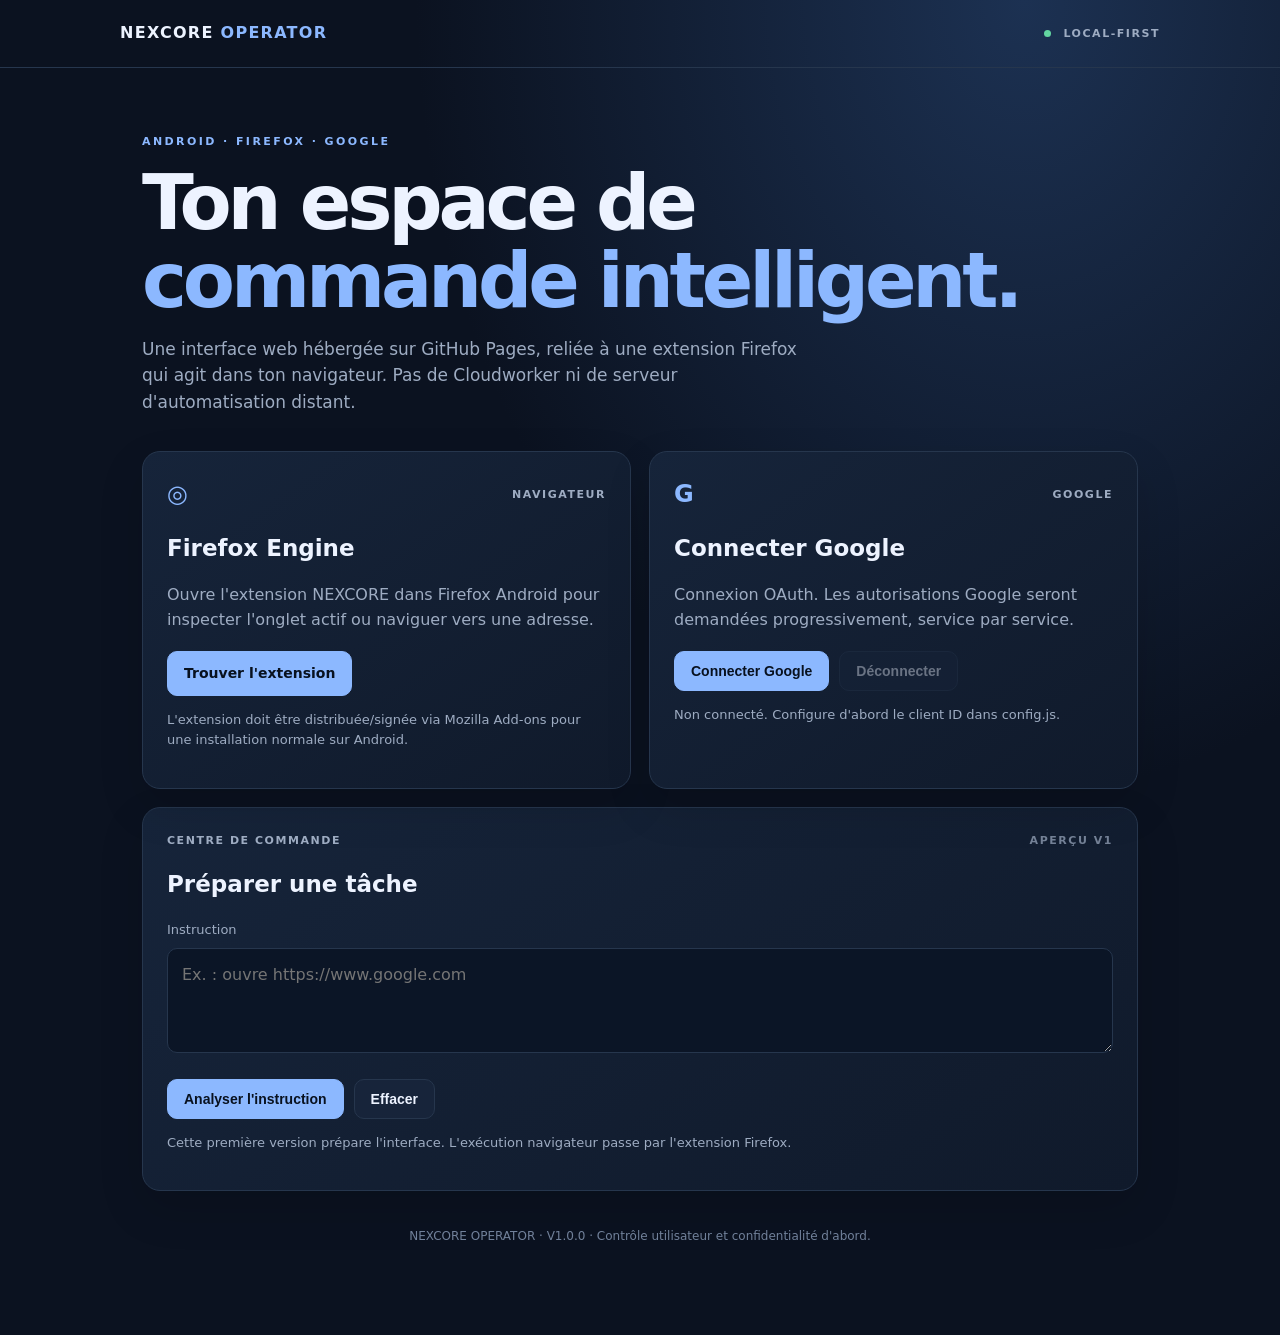
<file: index.html>
<!doctype html>
<html lang="fr">
<head>
  <meta charset="utf-8">
  <meta name="viewport" content="width=device-width, initial-scale=1">
  <meta name="theme-color" content="#101827">
  <title>NEXCORE OPERATOR</title>
  <link rel="stylesheet" href="./styles.css">
  <script src="https://accounts.google.com/gsi/client" async defer></script>
</head>
<body>
  <header class="topbar">
    <a class="brand" href="./">NEXCORE <span>OPERATOR</span></a>
    <span class="status"><i></i> LOCAL-FIRST</span>
  </header>

  <main class="shell">
    <section class="hero">
      <p class="eyebrow">ANDROID · FIREFOX · GOOGLE</p>
      <h1>Ton espace de<br><em>commande intelligent.</em></h1>
      <p class="intro">Une interface web hébergée sur GitHub Pages, reliée à une extension Firefox qui agit dans ton navigateur. Pas de Cloudworker ni de serveur d'automatisation distant.</p>
    </section>

    <section class="grid">
      <article class="panel">
        <div class="panel-head"><span class="glyph">◎</span><span class="tag">NAVIGATEUR</span></div>
        <h2>Firefox Engine</h2>
        <p>Ouvre l'extension NEXCORE dans Firefox Android pour inspecter l'onglet actif ou naviguer vers une adresse.</p>
        <div class="actions">
          <a class="button primary" href="https://addons.mozilla.org/firefox/" target="_blank" rel="noreferrer">Trouver l'extension</a>
        </div>
        <p class="hint">L'extension doit être distribuée/signée via Mozilla Add-ons pour une installation normale sur Android.</p>
      </article>

      <article class="panel">
        <div class="panel-head"><span class="glyph">G</span><span class="tag">GOOGLE</span></div>
        <h2>Connecter Google</h2>
        <p>Connexion OAuth. Les autorisations Google seront demandées progressivement, service par service.</p>
        <div id="google-signin" class="actions">
          <button class="button primary" id="connect-google">Connecter Google</button>
          <button class="button subtle" id="disconnect-google" disabled>Déconnecter</button>
        </div>
        <p id="google-status" class="hint" aria-live="polite">Non connecté. Configure d'abord le client ID dans config.js.</p>
      </article>
    </section>

    <section class="panel workspace">
      <div class="panel-head"><span class="tag">CENTRE DE COMMANDE</span><span class="tag muted">APERÇU V1</span></div>
      <h2>Préparer une tâche</h2>
      <label for="task">Instruction</label>
      <textarea id="task" rows="3" placeholder="Ex. : ouvre https://www.google.com"></textarea>
      <div class="actions">
        <button class="button primary" id="prepare-task">Analyser l'instruction</button>
        <button class="button subtle" id="clear-task">Effacer</button>
      </div>
      <p id="task-result" class="hint" aria-live="polite">Cette première version prépare l'interface. L'exécution navigateur passe par l'extension Firefox.</p>
    </section>

    <footer> NEXCORE OPERATOR · V1.0.0 · Contrôle utilisateur et confidentialité d'abord.</footer>
  </main>
  <script src="./config.js"></script>
  <script src="./app.js"></script>
</body>
</html>
</file>
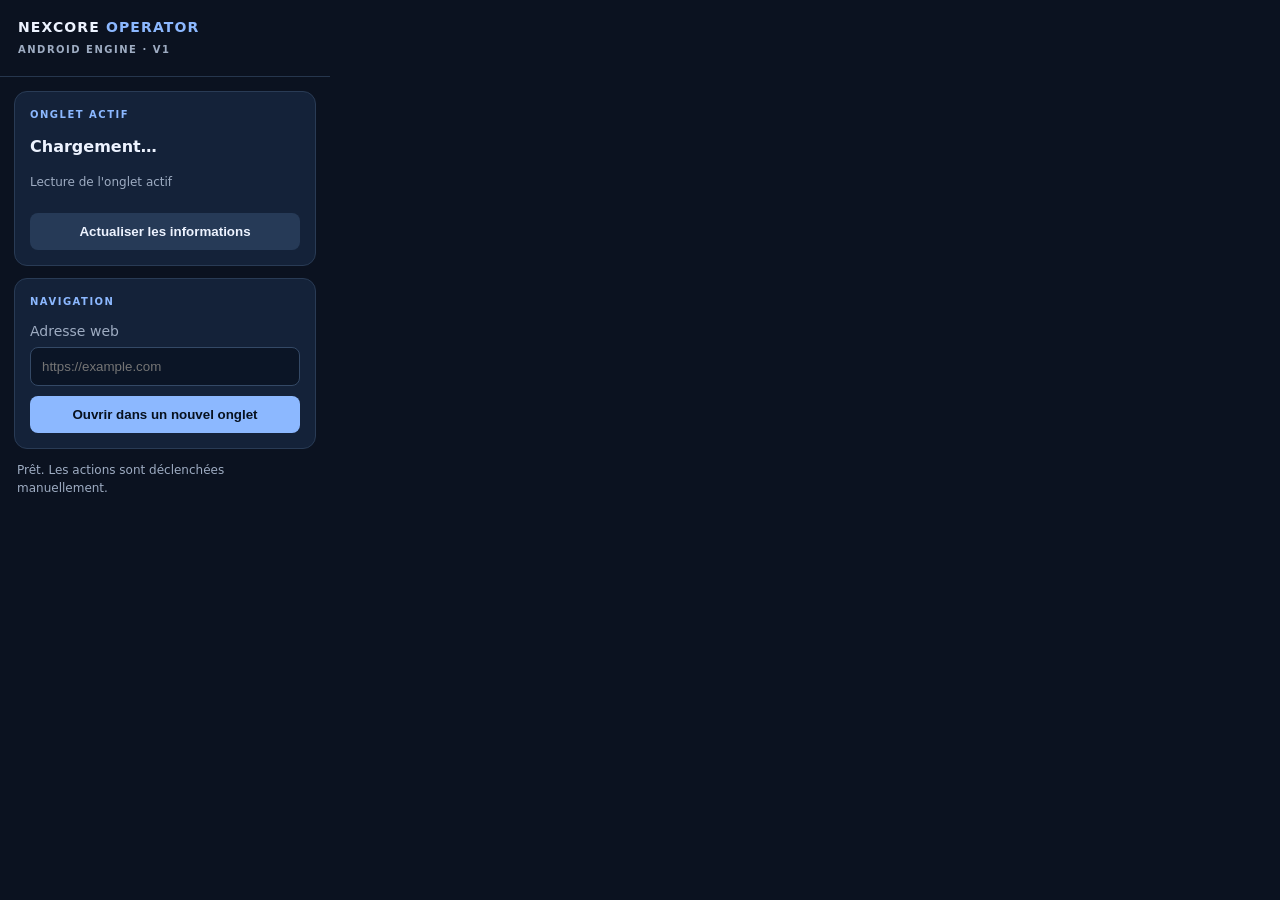
<file: popup.html>
<!doctype html>
<html lang="fr">
<head>
  <meta charset="utf-8">
  <meta name="viewport" content="width=device-width, initial-scale=1">
  <title>NEXCORE OPERATOR</title>
  <link rel="stylesheet" href="popup.css">
</head>
<body>
  <header><div class="logo">NEXCORE <b>OPERATOR</b></div><small>ANDROID ENGINE · V1</small></header>
  <main>
    <section class="card">
      <div class="label">ONGLET ACTIF</div>
      <h1 id="tab-title">Chargement…</h1>
      <p id="tab-url" class="muted">Lecture de l'onglet actif</p>
      <button id="inspect" class="secondary">Actualiser les informations</button>
    </section>
    <section class="card">
      <div class="label">NAVIGATION</div>
      <label for="url">Adresse web</label>
      <input id="url" type="url" placeholder="https://example.com" inputmode="url">
      <button id="open" class="primary">Ouvrir dans un nouvel onglet</button>
    </section>
    <p id="status" role="status">Prêt. Les actions sont déclenchées manuellement.</p>
  </main>
  <script src="popup.js"></script>
</body>
</html>
</file>
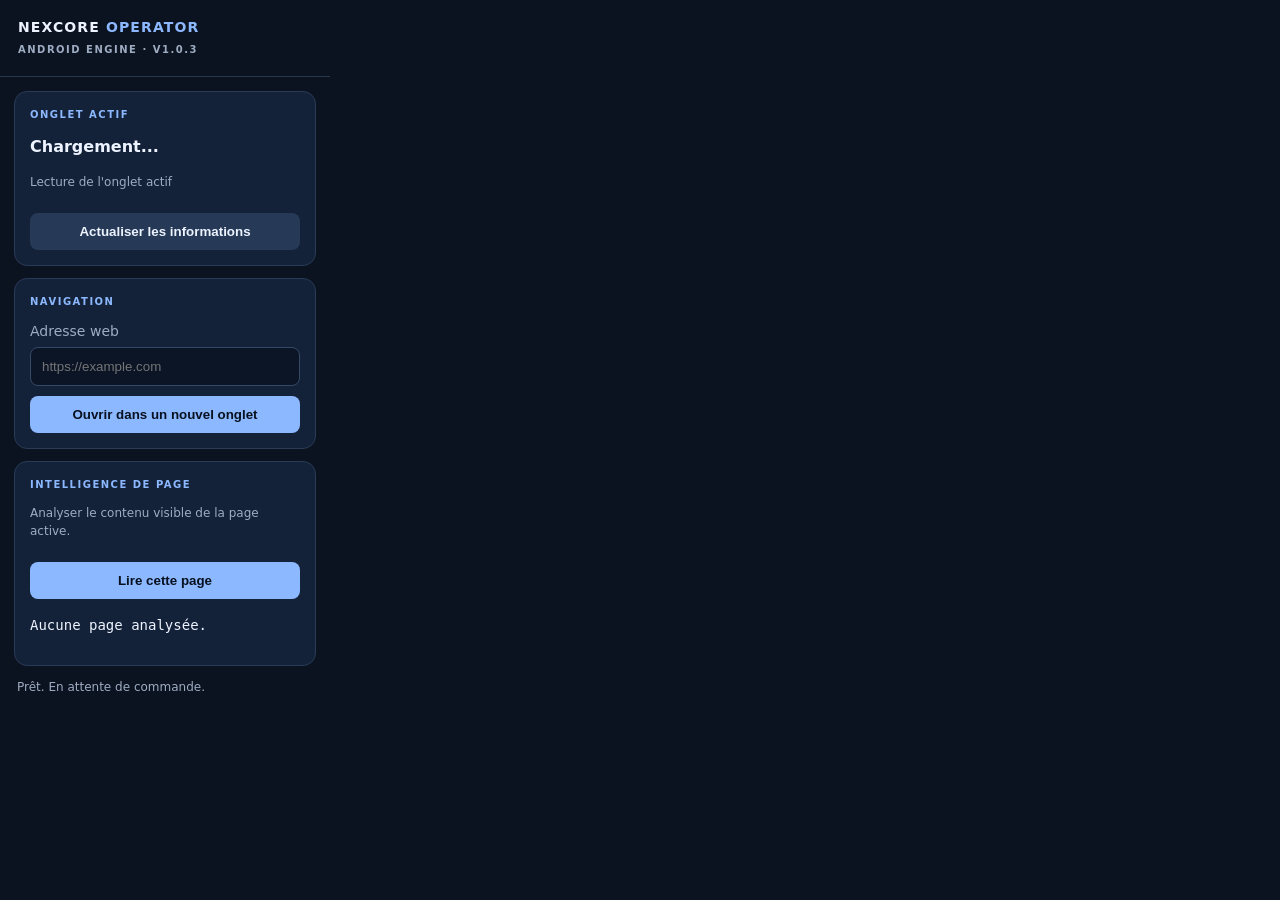
<file: extension/popup.html>
<!doctype html>
<html lang="fr">
<head>
  <meta charset="utf-8">
  <meta name="viewport" content="width=device-width, initial-scale=1">
  <title>NEXCORE OPERATOR</title>
  <link rel="stylesheet" href="popup.css">
</head>
<body>
  <header>
    <div class="logo">NEXCORE <b>OPERATOR</b></div>
    <small>ANDROID ENGINE · V1.0.3</small>
  </header>

  <main>
    <section class="card">
      <div class="label">ONGLET ACTIF</div>
      <h1 id="tab-title">Chargement...</h1>
      <p id="tab-url" class="muted">Lecture de l'onglet actif</p>
      <button id="inspect" class="secondary">
        Actualiser les informations
      </button>
    </section>

    <section class="card">
      <div class="label">NAVIGATION</div>
      <label for="url">Adresse web</label>
      <input id="url" type="url" placeholder="https://example.com">
      <button id="open" class="primary">
        Ouvrir dans un nouvel onglet
      </button>
    </section>

    <section class="card">
      <div class="label">INTELLIGENCE DE PAGE</div>
      <p class="muted">Analyser le contenu visible de la page active.</p>
      <button id="read" class="primary">Lire cette page</button>
      <h3 id="page-title"></h3>
      <pre id="page-content">Aucune page analysée.</pre>
    </section>

    <p id="status" role="status">Prêt. En attente de commande.</p>
  </main>

  <script src="popup.js"></script>
</body>
</html>
</file>
<file: styles.css>
:root{color-scheme:dark;--bg:#0b1220;--panel:#121e31;--line:#26364d;--text:#edf3ff;--muted:#9eacc2;--accent:#8cb8ff;--green:#63d6a1}
*{box-sizing:border-box}body{margin:0;background:radial-gradient(ellipse at 80% 0%,#1c3152 0,transparent 42%),var(--bg);color:var(--text);font:16px/1.55 system-ui,-apple-system,Segoe UI,sans-serif}
.topbar{height:68px;border-bottom:1px solid var(--line);display:flex;align-items:center;justify-content:space-between;padding:0 max(22px,calc((100% - 1040px)/2))}
.brand{font-weight:850;letter-spacing:.08em;color:var(--text);text-decoration:none}.brand span{color:var(--accent)}.status,.tag{font-size:11px;letter-spacing:.14em;color:var(--muted);font-weight:700}.status i{display:inline-block;width:7px;height:7px;background:var(--green);border-radius:50%;margin-right:7px}
.shell{max-width:1040px;margin:auto;padding:54px 22px}.eyebrow{font-size:11px;letter-spacing:.22em;color:var(--accent);font-weight:800}.hero h1{font-size:clamp(42px,8vw,76px);line-height:1.02;letter-spacing:-.055em;margin:14px 0}.hero h1 em{font-style:normal;color:var(--accent)}.intro{max-width:680px;color:var(--muted);font-size:17px}
.grid{display:grid;grid-template-columns:repeat(2,minmax(0,1fr));gap:18px;margin-top:36px}.panel{background:linear-gradient(145deg,#16243a,#101a2b);border:1px solid var(--line);border-radius:18px;padding:24px;margin-top:18px;box-shadow:0 18px 45px #0002}.grid .panel{margin:0}.panel-head{display:flex;justify-content:space-between;align-items:center}.glyph{font-size:24px;color:var(--accent);font-weight:800}.panel h2{font-size:23px;margin:18px 0 8px}.panel p{color:var(--muted)}.hint{font-size:13px!important;margin-top:14px}.muted{opacity:.7}
.actions{display:flex;gap:10px;flex-wrap:wrap;margin-top:18px}.button{border:1px solid var(--line);border-radius:10px;padding:11px 16px;font-weight:750;text-decoration:none;font-size:14px;cursor:pointer;display:inline-flex;align-items:center;justify-content:center}.primary{background:var(--accent);color:#08111f;border-color:var(--accent)}.subtle{background:#17243a;color:var(--text)}.button:disabled{opacity:.4;cursor:not-allowed}
label{display:block;margin-top:18px;font-size:13px;color:var(--muted)}textarea{width:100%;margin-top:8px;border:1px solid var(--line);border-radius:10px;background:#0b1526;color:var(--text);padding:14px;font:inherit;resize:vertical}footer{text-align:center;color:#71819a;font-size:12px;padding:36px 0}
@media(max-width:680px){.grid{grid-template-columns:1fr}.shell{padding-top:36px}.panel{padding:19px}}
</file>
<file: popup.css>
:root{color-scheme:dark}*{box-sizing:border-box}body{margin:0;width:330px;background:#0b1220;color:#edf3ff;font:14px/1.5 system-ui,sans-serif}header{padding:17px 18px;border-bottom:1px solid #26364d}.logo{font-weight:900;letter-spacing:.08em}.logo b{color:#8cb8ff}small,.label{font-size:10px;letter-spacing:.15em;color:#9eacc2;font-weight:800}main{padding:14px}.card{background:#142239;border:1px solid #293b55;border-radius:13px;padding:15px;margin-bottom:12px}.card h1{font-size:16px;overflow-wrap:anywhere}.muted{color:#9eacc2;font-size:12px;overflow-wrap:anywhere}.label{color:#8cb8ff}label{display:block;color:#9eacc2;margin:12px 0 5px}input{width:100%;padding:11px;border:1px solid #344966;border-radius:8px;background:#0b1526;color:#fff}button{width:100%;border:0;border-radius:8px;padding:11px;margin-top:10px;font-weight:800;cursor:pointer}.primary{background:#8cb8ff;color:#07111f}.secondary{background:#263a57;color:#edf3ff}#status{font-size:12px;color:#9eacc2;padding:0 3px}
</file>
<file: extension/popup.css>
:root{color-scheme:dark}*{box-sizing:border-box}body{margin:0;width:330px;background:#0b1220;color:#edf3ff;font:14px/1.5 system-ui,sans-serif}header{padding:17px 18px;border-bottom:1px solid #26364d}.logo{font-weight:900;letter-spacing:.08em}.logo b{color:#8cb8ff}small,.label{font-size:10px;letter-spacing:.15em;color:#9eacc2;font-weight:800}main{padding:14px}.card{background:#142239;border:1px solid #293b55;border-radius:13px;padding:15px;margin-bottom:12px}.card h1{font-size:16px;overflow-wrap:anywhere}.muted{color:#9eacc2;font-size:12px;overflow-wrap:anywhere}.label{color:#8cb8ff}label{display:block;color:#9eacc2;margin:12px 0 5px}input{width:100%;padding:11px;border:1px solid #344966;border-radius:8px;background:#0b1526;color:#fff}button{width:100%;border:0;border-radius:8px;padding:11px;margin-top:10px;font-weight:800;cursor:pointer}.primary{background:#8cb8ff;color:#07111f}.secondary{background:#263a57;color:#edf3ff}#status{font-size:12px;color:#9eacc2;padding:0 3px}
</file>
